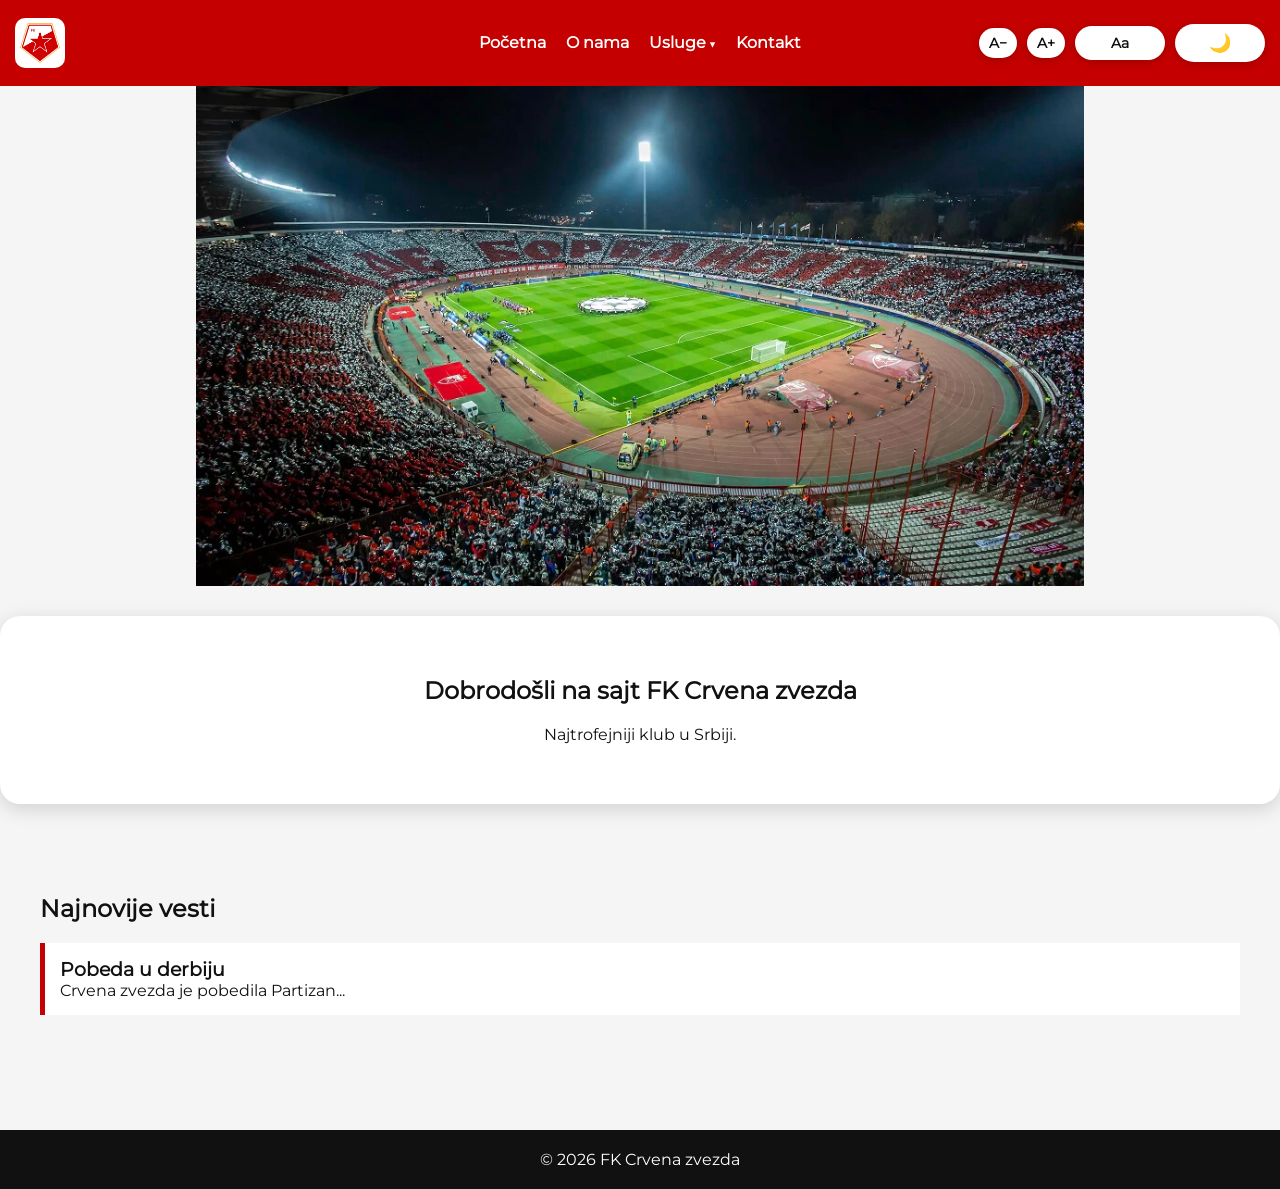
<file: index.html>
<!DOCTYPE html>
<html lang="sr">
<head>
  <meta charset="UTF-8">
  <meta name="viewport" content="width=device-width, initial-scale=1.0">
  <meta name="description" content="Sajt FK Crvena zvezda - informacije, vesti i istorija kluba">
  <meta name="keywords" content="fudbal, Crvena zvezda, stadion, utakmice">

  <title>FK Crvena zvezda - Početna</title>
  <link rel="stylesheet" href="css/style.css">
</head>

<body>

<header class="zaglavlje">

  <a href="index.html" class="logo">
    <img src="slike/logo.png" alt="FK Crvena zvezda logo">
  </a>
  <button class="meni-dugme" onclick="promeniMeni()">
    <span></span>
    <span></span>
    <span></span>
  </button>
<nav id="navMenu" class="glavni-meni">
    <ul>
      <li><a href="index.html">Početna</a></li>
      <li><a href="onama.html">O nama</a></li>
      <li class="padajuci-meni">
        <a href="usluge.html" class="padajuci-prekidac">Usluge</a>
        <ul class="padajuca-lista">
          <li><a href="usluge.html#dres">Dres</a></li>
          <li><a href="usluge.html#karte">Karte</a></li>
          <li><a href="usluge.html#clanarina">Članarina</a></li>
        </ul>
      </li>
      <li><a href="kontakt.html">Kontakt</a></li>
    </ul>
  </nav>

  <div class="akcije-zaglavlja">
  <div class="dugme-velicina" onclick="smanjiFont()">A−</div>
  <div class="dugme-velicina" onclick="povecajFont()">A+</div>

  <div id="fontToggle" class="dugme-font" onclick="promeniFont()">
    <span id="fontLabel">Aa</span>
  </div>

  <div id="themeToggle" class="dugme-tema" onclick="promeniTemu()">
    <span id="themeIcon">🌙</span>
  </div>
</div>
</header>

<section class="klizac">
  <img src="slike/stadion.jpg" id="slika" alt="Stadion">
</section>

<section class="intro">
  <h1>Dobrodošli na sajt FK Crvena zvezda</h1>
  <p>Najtrofejniji klub u Srbiji.</p>
</section>

<section class="vesti">
  <h2>Najnovije vesti</h2>

  <article>
    <h3>Pobeda u derbiju</h3>
    <p>Crvena zvezda je pobedila Partizan...</p>
  </article>

</section>

<footer>
  <p>&copy; 2026 FK Crvena zvezda</p>
</footer>

<script src="js/script.js"></script>
</body>
</html>
</file>
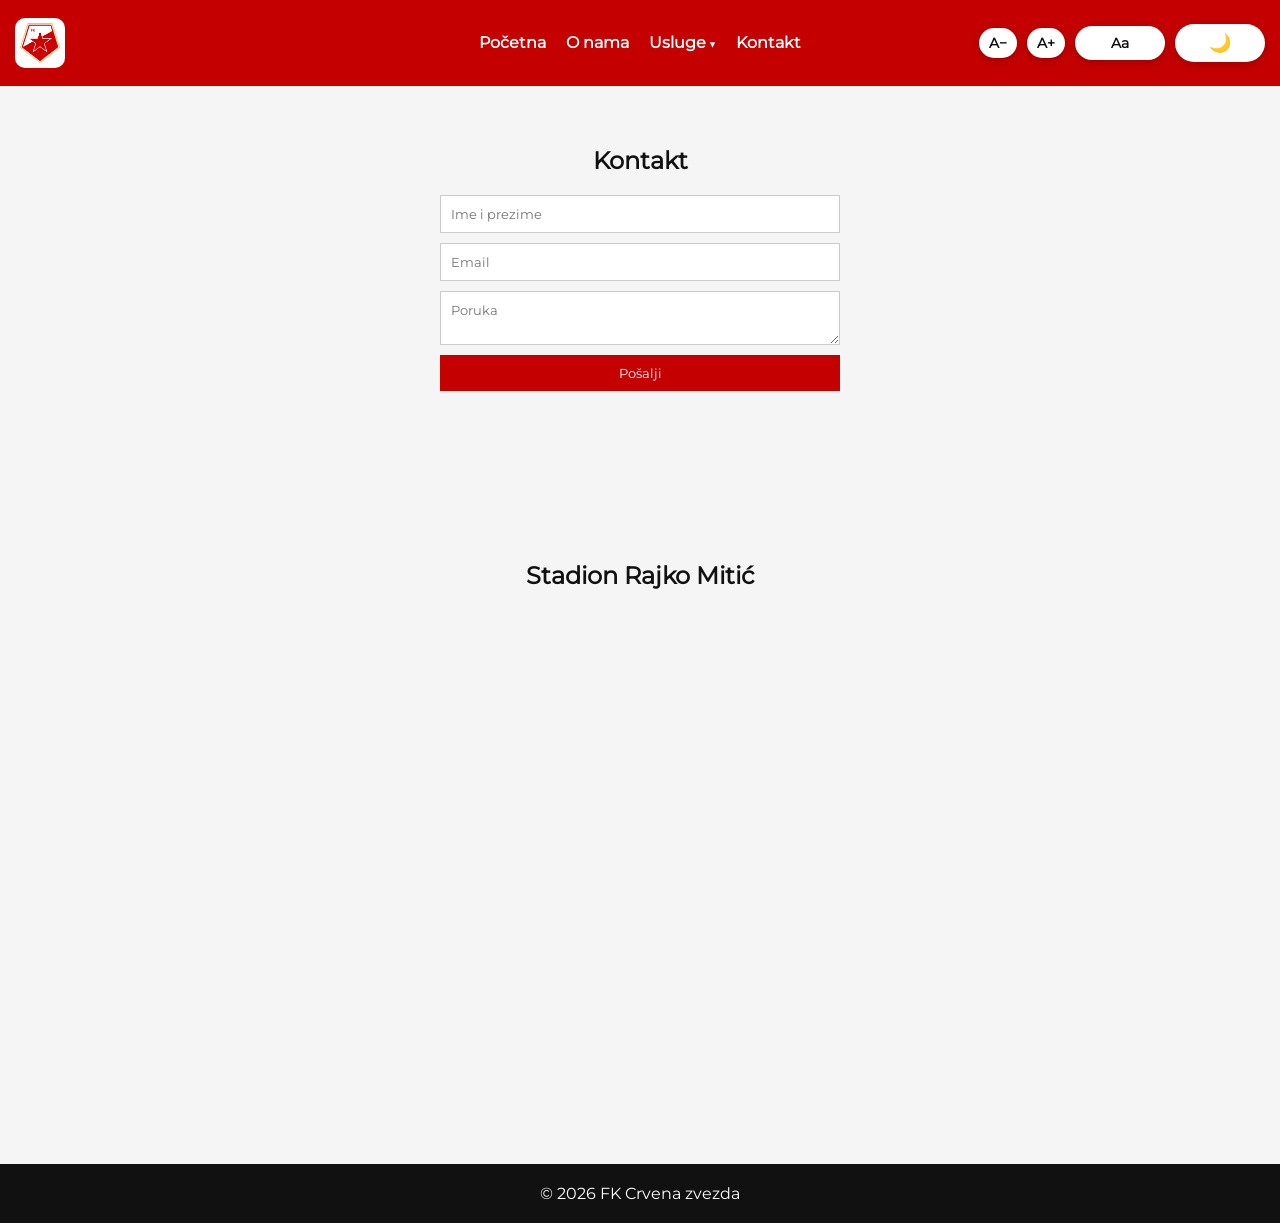
<file: kontakt.html>
<!DOCTYPE html>
<html lang="sr">

<head>
  <meta charset="UTF-8">
  <meta name="viewport" content="width=device-width, initial-scale=1.0">
  <meta name="description" content="Kontaktirajte FK Crvena zvezda - pošaljite poruku ili pronađite nas na mapi">
  <meta name="keywords" content="kontakt Crvena zvezda, adresa stadiona, poruka klubu">
  <title>Kontakt - FK Crvena zvezda</title>
  <link rel="stylesheet" href="css/style.css">
</head>

<body>

<header class="zaglavlje">
  <a href="index.html" class="logo">
    <img src="slike/logo.png" alt="FK Crvena zvezda logo">
  </a>

  <button class="meni-dugme" onclick="promeniMeni()">
    <span></span>
    <span></span>
    <span></span>
  </button>

  <nav id="navMenu" class="glavni-meni">
    <ul>
      <li><a href="index.html">Početna</a></li>
      <li><a href="onama.html">O nama</a></li>
      <li class="padajuci-meni">
        <a href="usluge.html" class="padajuci-prekidac">Usluge</a>
        <ul class="padajuca-lista">
          <li><a href="usluge.html#dres">Dres</a></li>
          <li><a href="usluge.html#karte">Karte</a></li>
          <li><a href="usluge.html#clanarina">Članarina</a></li>
        </ul>
      </li>
      <li><a href="kontakt.html">Kontakt</a></li>
    </ul>
  </nav>

  <div class="akcije-zaglavlja">
  <div class="dugme-velicina" onclick="smanjiFont()">A−</div>
  <div class="dugme-velicina" onclick="povecajFont()">A+</div>

  <div id="fontToggle" class="dugme-font" onclick="promeniFont()">
    <span id="fontLabel">Aa</span>
  </div>

  <div id="themeToggle" class="dugme-tema" onclick="promeniTemu()">
    <span id="themeIcon">🌙</span>
  </div>
</div>
</header>


<section class="kontakt">

  <h1>Kontakt</h1>

  <form id="kontaktForm" novalidate>
  <input type="text" id="ime" placeholder="Ime i prezime" required>
  <input type="email" id="email" placeholder="Email" required>
  <textarea id="poruka" placeholder="Poruka" required></textarea>
  <button type="submit">Pošalji</button>
  </form>

<p id="status"></p>

</section>


<section class="mapa">

  <h2>Stadion Rajko Mitić</h2>

  <iframe src="https://www.google.com/maps/embed?pb=!1m18!1m12!1m3!1d2831.8823618619476!2d20.46235187606589!3d44.78320357107102!2m3!1f0!2f0!3f0!3m2!1i1024!2i768!4f13.1!3m3!1m2!1s0x475a7041959c645f%3A0xbe5027ea61470145!2z0KHRgtCw0LTQuNC-0L0g4oCe0KDQsNGY0LrQviDQnNC40YLQuNGb4oCd!5e0!3m2!1ssr!2srs!4v1781782030180!5m2!1ssr!2srs" width="600" height="450" style="border:0;" allowfullscreen="" loading="lazy" referrerpolicy="no-referrer-when-downgrade"></iframe>

</section>


<footer>
  <p>&copy; 2026 FK Crvena zvezda</p>
</footer>


<script src="js/script.js"></script>

</body>

</html>
</file>
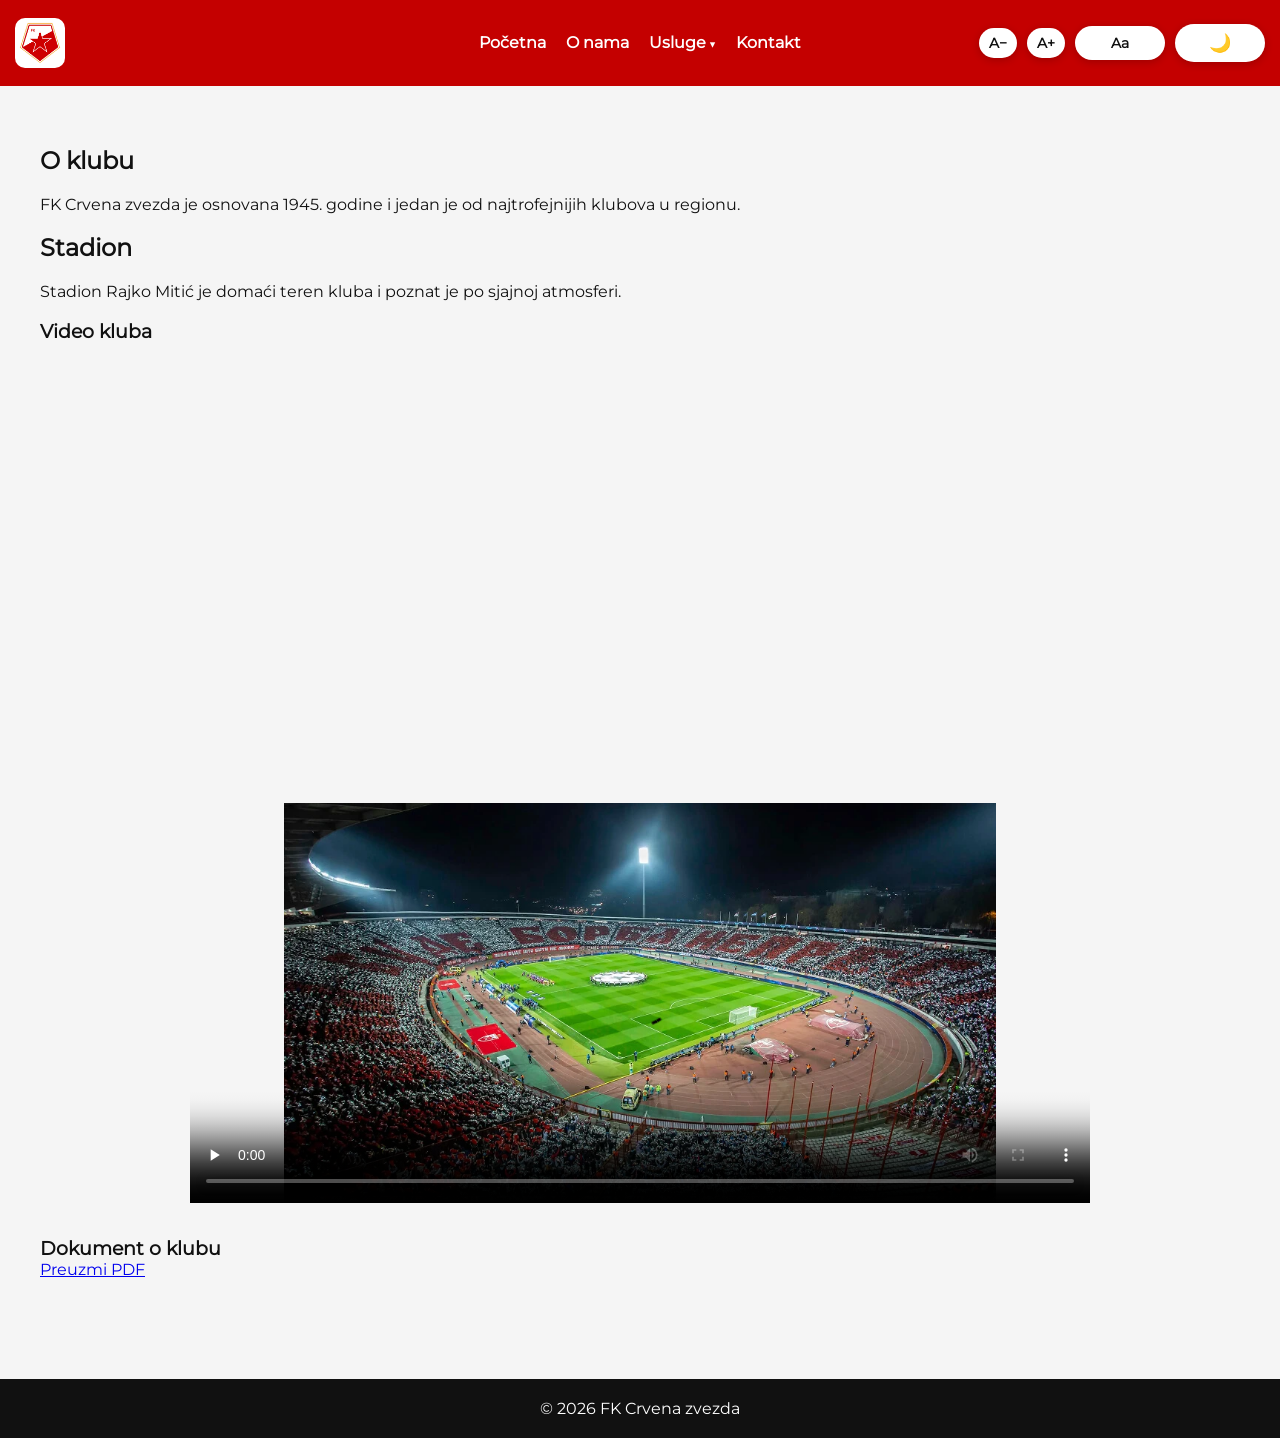
<file: onama.html>
<!DOCTYPE html>
<html lang="sr">
<head>
  <meta charset="UTF-8">
  <meta name="viewport" content="width=device-width, initial-scale=1.0">
  <meta name="description" content="Istorija, stadion i osnovne informacije o FK Crvena zvezda">
  <meta name="keywords" content="Crvena zvezda, stadion Rajko Mitić, istorija kluba, o klubu">

  <title>O nama - FK Crvena zvezda</title>
  <link rel="stylesheet" href="css/style.css">
</head>

<body>

<header class="zaglavlje">        
  <a href="index.html" class="logo">
    <img src="slike/logo.png" alt="FK Crvena zvezda logo">  
  </a>

  <button class="meni-dugme" onclick="promeniMeni()">
    <span></span>
    <span></span>
    <span></span>
  </button>

  <nav id="navMenu" class="glavni-meni">
    <ul>
      <li><a href="index.html">Početna</a></li>
      <li><a href="onama.html">O nama</a></li>
      <li class="padajuci-meni">
        <a href="usluge.html" class="padajuci-prekidac">Usluge</a>
        <ul class="padajuca-lista">
          <li><a href="usluge.html#dres">Dres</a></li>
          <li><a href="usluge.html#karte">Karte</a></li>
          <li><a href="usluge.html#clanarina">Članarina</a></li>
        </ul>
      </li>
      <li><a href="kontakt.html">Kontakt</a></li>
    </ul>
  </nav>

  <div class="akcije-zaglavlja">
  <div class="dugme-velicina" onclick="smanjiFont()">A−</div>
  <div class="dugme-velicina" onclick="povecajFont()">A+</div>

  <div id="fontToggle" class="dugme-font" onclick="promeniFont()">
    <span id="fontLabel">Aa</span>
  </div>

  <div id="themeToggle" class="dugme-tema" onclick="promeniTemu()">
    <span id="themeIcon">🌙</span>
  </div>
</div>
</header>

<section>

  <h1>O klubu</h1>
  <p>
    FK Crvena zvezda je osnovana 1945. godine i jedan je od najtrofejnijih klubova u regionu.
  </p>
<br>
  <h2>Stadion</h2>
  <p>
    Stadion Rajko Mitić je domaći teren kluba i poznat je po sjajnoj atmosferi.
  </p>
<br>

  <h3>Video kluba</h3>

<div class="video">
<iframe width="100%" height="400" src="https://www.youtube-nocookie.com/embed/ZMvtW9VP22k" title="FK Crvena zvezda video" frameborder="0" allowfullscreen> </iframe>
</div>
<div class="video">
<video width="100%" height="400" controls preload="none" poster="slike/stadion.jpg">
  <source src="video/klub.mp4" type="video/mp4">
  Vaš pregledač ne podržava prikaz video zapisa.
</video>
</div>

<h3>Dokument o klubu</h3>

<div class="pdf-prikaz">
  <a href="dokumenti/klub.pdf" target="_blank" class="btn-pdf">Preuzmi PDF</a>
</div>
</section>

<footer>
  <p>&copy; 2026 FK Crvena zvezda</p>
</footer>
<script src="js/script.js"></script>

</body>
</html>
</file>
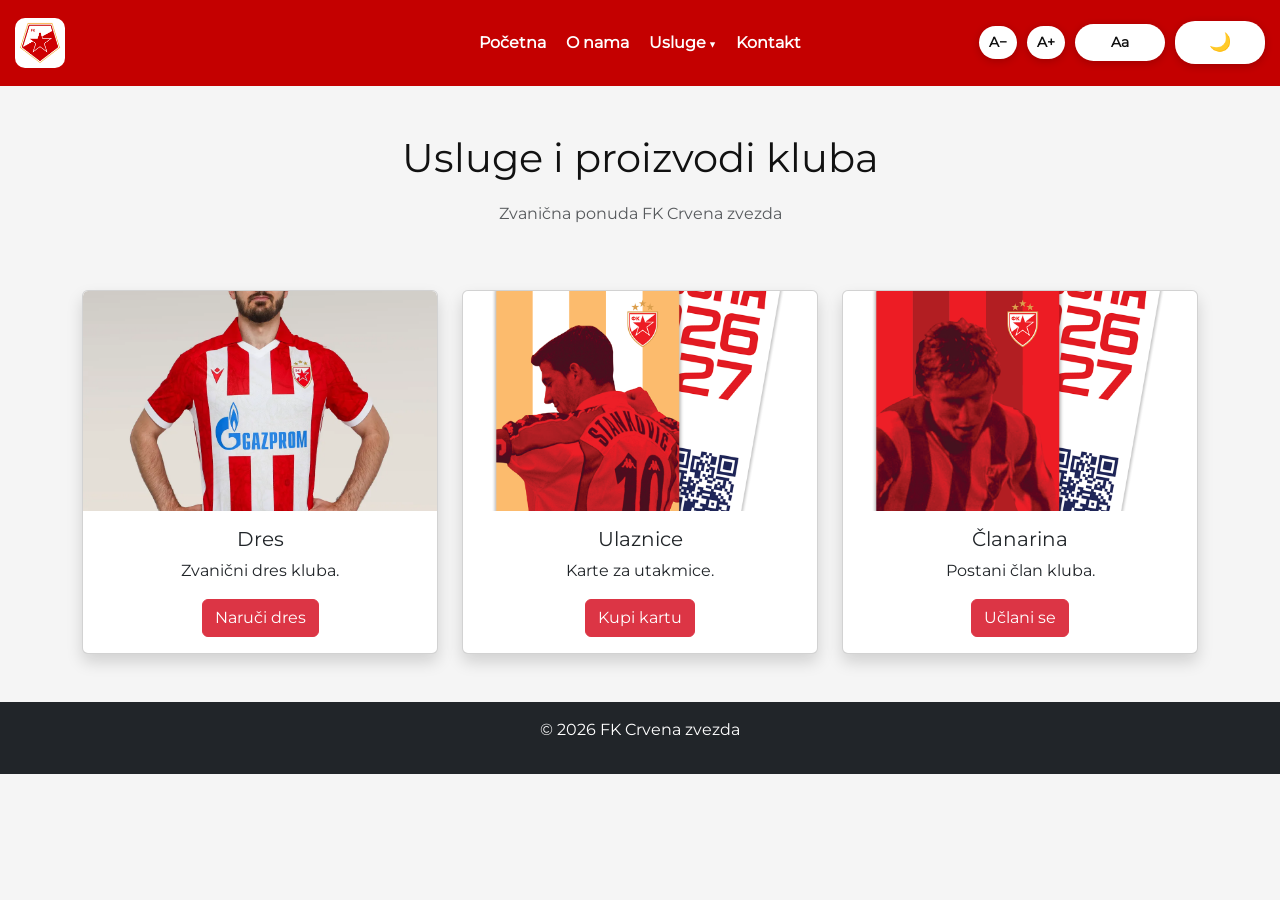
<file: usluge.html>
<!DOCTYPE html>
<html lang="sr">

<head>
  <meta charset="UTF-8">
  <meta name="viewport" content="width=device-width, initial-scale=1.0">
  <meta name="description" content="Zvanična ponuda FK Crvena zvezda - dresovi, ulaznice i članarina">
  <meta name="keywords" content="dres Crvena zvezda, ulaznice, karte za utakmicu, članarina, fan shop">

  <title>Usluge - FK Crvena zvezda</title>

  <link rel="stylesheet" href="css/bootstrap.min.css">

  <link rel="stylesheet" href="css/style.css">


</head>

<body>
<header class="zaglavlje">        
  <a href="index.html" class="logo">
    <img src="slike/logo.png" alt="FK Crvena zvezda logo">
  </a>

  <button class="meni-dugme" onclick="promeniMeni()">
    <span></span>
    <span></span>
    <span></span>
  </button>

  <nav id="navMenu" class="glavni-meni">
    <ul>
      <li><a href="index.html">Početna</a></li>
      <li><a href="onama.html">O nama</a></li>
      <li class="padajuci-meni">
        <a href="usluge.html" class="prekidac">Usluge</a>       
        <ul class="padajuca-lista">
          <li><a href="usluge.html#dres">Dres</a></li>
          <li><a href="usluge.html#karte">Karte</a></li>
          <li><a href="usluge.html#clanarina">Članarina</a></li>
        </ul>
      </li>
      <li><a href="kontakt.html">Kontakt</a></li>
    </ul>
  </nav>

  <div class="akcije-zaglavlja">
  <div class="dugme-velicina" onclick="smanjiFont()">A−</div>
  <div class="dugme-velicina" onclick="povecajFont()">A+</div>

  <div id="fontToggle" class="dugme-font" onclick="promeniFont()">
    <span id="fontLabel">Aa</span>
  </div>

  <div id="themeToggle" class="dugme-tema" onclick="promeniTemu()">
    <span id="themeIcon">🌙</span>
  </div>
  </div>
</header>

<div class="container text-center py-5">

  <h1>Usluge i proizvodi kluba</h1>
  <p class="text-muted">Zvanična ponuda FK Crvena zvezda</p>

</div>

<div class="container">

  <div class="row g-4">

    <div class="col-md-4">

      <div class="card shadow">

        <img src="slike/dres.png" class="card-img-top" alt="Dres">

        <div class="card-body text-center">

          <h5>Dres</h5>

          <p>Zvanični dres kluba.</p>

          <a href="https://www.redstarshop.rs/%D0%BF%D1%80%D0%BE%D0%B8%D0%B7%D0%B2%D0%BE%D0%B4/makron-domaci-dres-26-27/" class="btn btn-danger" target="_blank">Naruči dres</a>

        </div>

      </div>

    </div>

    <div class="col-md-4">

      <div class="card shadow">

        <img src="slike/karte.png" class="card-img-top" alt="Karte">

        <div class="card-body text-center">

          <h5>Ulaznice</h5>

          <p>Karte za utakmice.</p>

          <a href="https://crvenazvezda.iticket.rs/sr.html#fkcz-home-premium-standard" class="btn btn-danger" target="_blank">Kupi kartu</a>

        </div>

      </div>

    </div>

    <div class="col-md-4">

      <div class="card shadow">

        <img src="slike/clanarina.png" class="card-img-top" alt="Članarina">

        <div class="card-body text-center">

          <h5>Članarina</h5>

          <p>Postani član kluba.</p>

          <a href="https://crvenazvezda.iticket.rs/sr.html#fkcz-home-membership" class="btn btn-danger" target="_blank">Učlani se</a>

        </div>

      </div>

    </div>

  </div>

</div>

<footer class="bg-dark text-white text-center mt-5 p-3">
  <p>&copy; 2026 FK Crvena zvezda</p>
</footer>

<script src="js/bootstrap.bundle.min.js"></script>

<script src="js/script.js"></script>

</body>

</html>
</file>
<file: css/style.css>
html, body {
  overflow-x: hidden;
  overflow-y: scroll;
}

* {
  margin: 0;
  padding: 0;
  box-sizing: border-box;
  font-family: 'Montserrat', 'Open Sans', Arial, sans-serif;
}

body {
  background: #f5f5f5;
  color: #111;
  transition: 0.3s;
}


.logo {
  font-size: 22px;
  font-weight: bold;
  letter-spacing: 2px;
}


nav ul {
  list-style: none;
  display: flex;
  gap: 20px;
}


nav ul li a {
  text-decoration: none;
  color: white;
  font-weight: bold;
  transition: 0.3s;
}


nav ul li a:hover {
  color: yellow;
  transform: scale(1.1);
}


.klizac {
  width: 100%;
  height: 500px;
  display: flex;
  justify-content: center;
  align-items: center;
  overflow: hidden;
}


.klizac img {
  width: 100%;
  height: 500px;
  object-fit: contain;
  border-radius: 15px;
  animation: fade 3s infinite;
  transition: 0.5s;
}

@keyframes fade {
  0% { opacity: 0.3; }
  50% { opacity: 1; }
  100% { opacity: 0.3; }
}


section {
  padding: 60px 40px;
  margin-bottom: 30px;
}


h1, h2 {
  margin-bottom: 20px;
}


.vesti article {
  background: white;
  padding: 15px;
  margin-bottom: 15px;
  border-left: 5px solid #c40000;
  transition: 0.3s;
}


.vesti article:hover {
  transform: translateX(10px);
  box-shadow: 0 5px 15px rgba(0,0,0,0.2);
}


form {
  display: flex;
  flex-direction: column;
  width: 300px;
}


input, textarea {
  margin-bottom: 10px;
  padding: 10px;
  border: 1px solid #ccc;
}


button {
  background: #c40000;
  color: white;
  padding: 10px;
  border: none;
  cursor: pointer;
  transition: 0.3s;
}

button:hover {
  background: darkred;
  transform: scale(1.05);
}


footer {
  background: #111;
  color: white;
  text-align: center;
  padding: 20px;
  margin-top: 40px;
}


@media (max-width: 768px) {

  nav ul {
    flex-direction: column;
    text-align: center;
  }


  .klizac {
    height: 250px;
  }

  form {
    width: 100%;
  }
}


body.tamno {

    background:#111;
    color:white;

}

body.tamno .intro,
body.tamno .vesti article,
body.tamno .box {

    background:#222;
    color:white;

}

body.tamno input,
body.tamno textarea {

    background:#222;
    color:white;

}


img {
  transition: 0.3s; 
}

img:hover {
  transform: scale(1.05);
  filter: brightness(1.1);
}


.intro {
text-align:center;
background:white;
border-radius:20px;
box-shadow:0 5px 20px rgba(0,0,0,0.15);
}

@keyframes fadeIn {
  from {
    opacity: 0;
    transform: translateY(20px);
  }

  to {
    opacity: 1;
    transform: translateY(0);
  }
}

.video {
  width: 100%;
  max-width: 900px;
  margin: 30px auto;
}

.video iframe {
  width: 100%;
  height: 400px;
  display: block;
}

.kontakt {
  display: flex;
  flex-direction: column;
  align-items: center;
  text-align: center;
}

.kontakt form {
  width: 100%;
  max-width: 400px;
}

.kontakt input,
.kontakt textarea {
  width: 100%;
  max-width: 400px;
  resize: vertical;
}

.mapa {
  text-align: center;
  margin-top: 40px;
}

.mapa iframe {
  border-radius: 12px;
}

#status {
  margin-top: 10px;
  font-weight: bold;
  text-align: center;
}

.logo img {
  height: 50px;
  transition: 0.3s;
  background: white;
  padding: 2px;
  border-radius: 10px;
}

.logo img:hover {
  transform: scale(1.1);
}

.dugme-tema,
.dugme-font {
  display: flex;
  align-items: center;
  justify-content: center;
  text-align: center;
  background: white;
  min-width: 90px;  
  padding: 8px 14px;
  border-radius: 20px;

  box-shadow: 0 2px 8px rgba(0,0,0,0.2);

  cursor: pointer;
  transition: 0.3s;
  font-size: 18px;
}

.dugme-tema:hover,
.dugme-font:hover {
  transform: scale(1.1);
}

.akcije-zaglavlja {
  display: flex;
  align-items: center;
  gap: 10px;
}

.dugme-font {
  font-size: 14px;
  font-weight: bold;
  color: #111;
}

body.font-serif,
body.font-serif * {
  font-family: Georgia, 'Times New Roman', serif;
}

body.font-mono,
body.font-mono * {
  font-family: 'Courier New', Courier, monospace;
}

.btn-danger:hover {
  transform: scale(1.05);
  transition: 0.2s;
}

.card {
  overflow: hidden;
}

.card img {
  width: 100%;
  height: 220px;
  object-fit: cover;
  display: block;
} 

.meni-dugme {
  display: none;
  flex-direction: column;
  background: none;
  border: none;
  cursor: pointer;
  gap: 5px;
  padding: 0;
}

.meni-dugme span {
  width: 25px;
  height: 3px;
  background: white;
  border-radius: 5px;
  transition: 0.3s;
}

.meni-dugme.aktivan span:nth-child(1) {
  transform: rotate(45deg) translate(10px, 10px);
}

.meni-dugme.aktivan span:nth-child(2) {
  opacity: 0;
}

.meni-dugme.aktivan span:nth-child(3) {
  transform: rotate(-45deg) translate(7px, -7px);
}

@media (max-width: 768px) {
  .meni-dugme {
    display: flex;
  }
  .glavni-meni {
    display: none;
    position: absolute;
    top: 70px;
    left: 0;
    width: 100%;
    background: #c40000;
    z-index: 999;
  }

  .glavni-meni.aktivan {
    display: block;
  }

  .glavni-meni ul {
    flex-direction: column;
    gap: 0;
    margin: 0;
    padding: 0;
  }

  .glavni-meni li {
    width: 100%;
    text-align: center;
  }

  .glavni-meni a {
    display: block;
    padding: 15px;
    border-bottom: 1px solid rgba(255,255,255,0.2);
  }

  .zaglavlje {
    position: relative;
  }
}

.padajuci-meni {
  position: relative;
}

.padajuci-prekidac::after {
  content: " ▼";
  font-size: 0.7rem;
}

.padajuca-lista {
  display: none;
  position: absolute;
  top: 100%;
  left: 0;
  background: #a00;
  list-style: none;
  padding: 10px 0;
  border-radius: 5px;
  min-width: 150px;
  z-index: 1000;
}

.padajuci-meni:hover .padajuca-lista {
  display: block;
}

.padajuca-lista li {
  padding: 0;
}

.padajuca-lista a {
  display: block;
  padding: 10px 20px;
  color: white;
  text-decoration: none;
  transition: 0.2s;
}

.padajuca-lista a:hover {
  background: #c40000;
  padding-left: 25px;
}

.glavni-meni ul { 
  margin: 0; 
  padding: 0; 
}

.prekidac::after { 
  content: " ▼"; 
  font-size: 0.7em;
}

.zaglavlje {
    min-height: 85.6px;
    display: flex;
    align-items: center;
}

.zaglavlje .logo {
    display: flex;
    align-items: center;
    margin-top: 0;
    margin-bottom: 0;
}

.zaglavlje .logo img {
    display: block;
    max-height: 100%;
    width: auto;
}

@font-face {
  font-family: 'Montserrat';
  src: url('../fontovi/Montserrat-Regular.ttf') format('truetype');
  font-weight: 400;
  font-style: normal;
}

.dugme-velicina {
  display: flex;
  align-items: center;
  justify-content: center;
  background: white;
  min-width: 32px;
  padding: 6px 10px;
  border-radius: 20px;
  box-shadow: 0 2px 8px rgba(0,0,0,0.2);
  cursor: pointer;
  transition: 0.3s;
  font-size: 14px;
  font-weight: bold;
  color: #111;
}

.dugme-velicina:hover {
  transform: scale(1.1);
}

.zaglavlje {
  background: #c40000;
  color: white;
  padding: 15px;
  display: grid;
  grid-template-columns: 1fr auto 1fr;
  align-items: center;
  min-height: 85.6px;
}

.zaglavlje .logo {
  justify-self: start;
}

.zaglavlje .glavni-meni {
  justify-self: center;
}

.zaglavlje .akcije-zaglavlja {
  justify-self: end;
}
</file>
